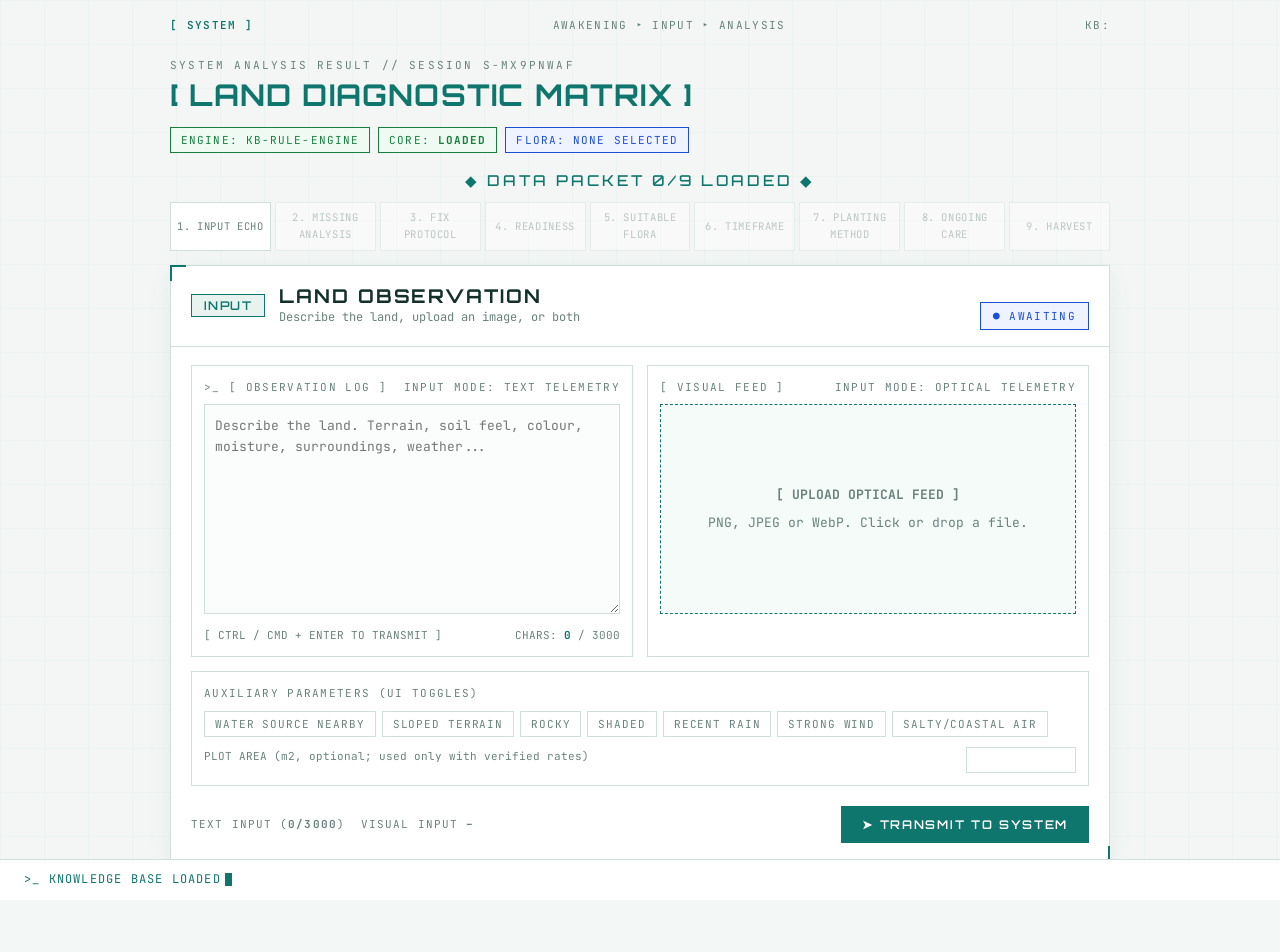
<file: index.html>
<!doctype html>
<html lang="en"><head><meta charset="utf-8"><meta name="viewport" content="width=device-width,initial-scale=1">
<title>TERRAFORM</title>
<link rel="preconnect" href="https://fonts.googleapis.com">
<link href="https://fonts.googleapis.com/css2?family=Orbitron:wght@500;700&family=JetBrains+Mono:wght@400;600&display=swap" rel="stylesheet">
<link rel="stylesheet" href="style.css"></head>
<body>
<div class="wrap">
  <div class="top"><div class="sys">[ SYSTEM ]</div><div class="crumb" id="crumb"></div><div class="core">KB: <b id="kbname">...</b></div></div>
  <div class="hero"><div><div class="build" id="build"></div><h1>[ LAND DIAGNOSTIC MATRIX ]</h1></div>
    <div class="chips"><span class="chip">ENGINE: KB-RULE-ENGINE</span><span class="chip">CORE: <b id="core">LOADING</b></span><span class="chip" id="flora">FLORA: NONE</span></div></div>
  <div class="packet" id="packet"></div>
  <nav id="steps"></nav>
  <main id="view"></main>
  <div class="term"><span>&gt;_</span> <span id="term">AWAITING DIRECTIVE...</span><i class="cur"></i></div>
</div>
<script src="app.js"></script>
</body></html>
</file>
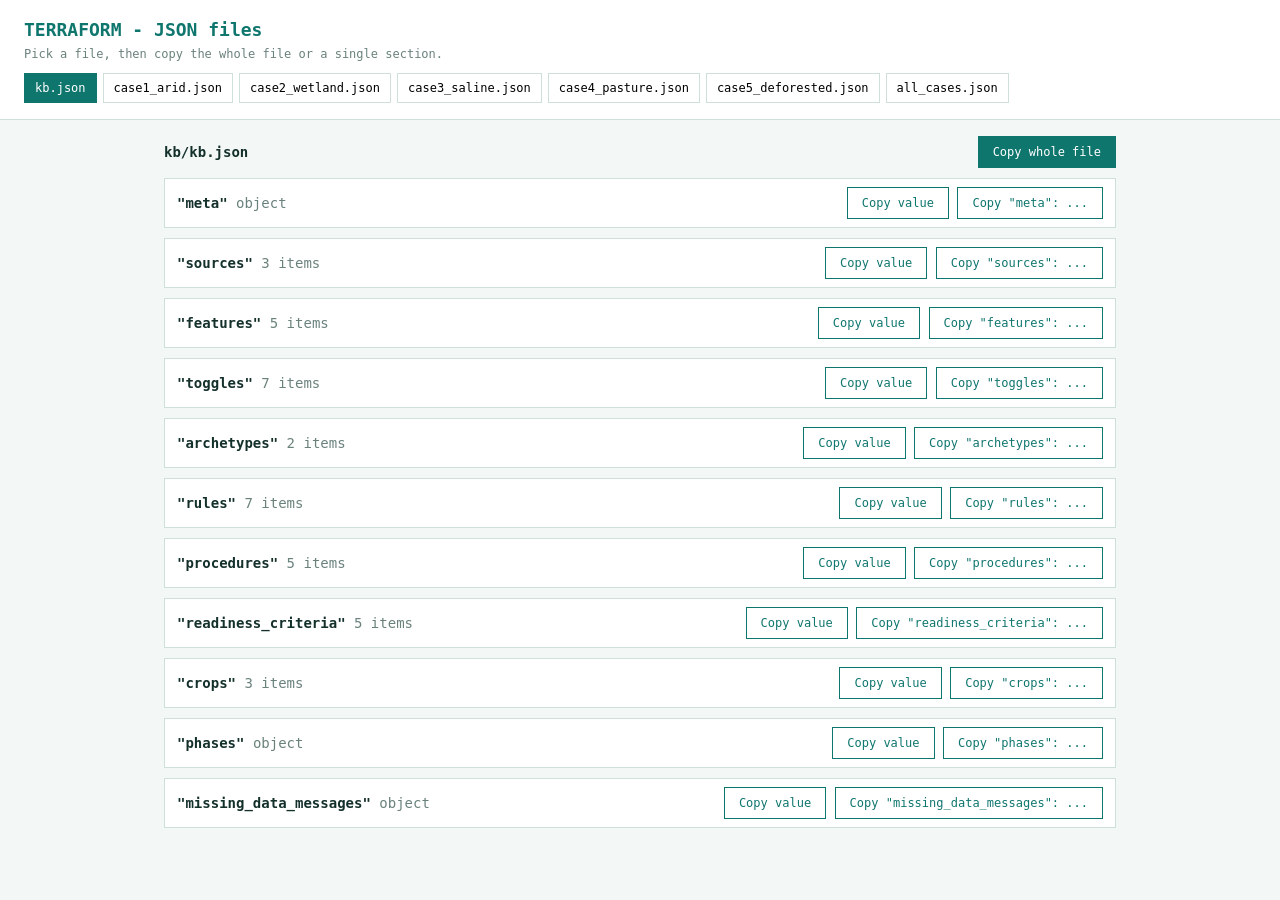
<file: json_copy.html>
<!doctype html>
<html lang="en"><head><meta charset="utf-8"><meta name="viewport" content="width=device-width,initial-scale=1"><title>TERRAFORM JSON Copy</title>
<style>
:root{--bg:#f3f7f5;--ink:#14302b;--ac:#0f766e;--line:#cfe0da;--mute:#6a827c}
*{box-sizing:border-box}body{margin:0;background:var(--bg);color:var(--ink);font:14px/1.5 ui-monospace,Menlo,monospace}
header{padding:16px 24px;background:#fff;border-bottom:1px solid var(--line);position:sticky;top:0;z-index:2}h1{margin:0;font-size:18px;color:var(--ac)}header p{margin:2px 0 0;color:var(--mute);font-size:12px}
nav{display:flex;gap:6px;flex-wrap:wrap;margin-top:10px}nav button{border:1px solid var(--line);background:#fff;padding:5px 10px;font:inherit;font-size:12px;cursor:pointer}nav .on{background:var(--ac);color:#fff;border-color:var(--ac)}
main{max-width:1000px;margin:0 auto;padding:16px 24px 60px}
.bar{display:flex;justify-content:space-between;align-items:center;gap:10px;flex-wrap:wrap;margin-bottom:10px}
.btn{border:1px solid var(--ac);background:var(--ac);color:#fff;padding:6px 14px;font:inherit;font-size:12px;cursor:pointer}.btn.alt{background:#fff;color:var(--ac)}
.sec{background:#fff;border:1px solid var(--line);margin-bottom:10px}.sec summary{cursor:pointer;padding:8px 12px;display:flex;justify-content:space-between;gap:10px;align-items:center}
pre{margin:0;padding:12px;border-top:1px solid var(--line);overflow:auto;max-height:420px;font-size:12px;background:#fafdfc}
</style></head><body>
<header><h1>TERRAFORM - JSON files</h1><p>Pick a file, then copy the whole file or a single section.</p><nav id="nav"></nav></header>
<main><div class="bar"><b id="fname"></b><button class="btn" id="all">Copy whole file</button></div><div id="out"></div></main>
<script>
const FILES=['kb.json','case1_arid.json','case2_wetland.json','case3_saline.json','case4_pasture.json','case5_deforested.json','all_cases.json'];
let cur=FILES[0];
const esc=t=>t.replace(/[&<>]/g,c=>({'&':'&amp;','<':'&lt;','>':'&gt;'}[c]));
async function copy(text,btn){try{await navigator.clipboard.writeText(text)}catch(e){const t=document.createElement('textarea');t.value=text;document.body.appendChild(t);t.select();document.execCommand('copy');t.remove()}
 const o=btn.textContent;btn.textContent='Copied!';setTimeout(()=>btn.textContent=o,1200)}
async function load(f){cur=f;
 document.getElementById('nav').innerHTML=FILES.map(x=>`<button class="${x===f?'on':''}" onclick="load('${x}')">${x}</button>`).join('');
 document.getElementById('fname').textContent='kb/'+f;
 const raw=await (await fetch('kb/'+f+'?'+Date.now())).text(), d=JSON.parse(raw);
 document.getElementById('all').onclick=e=>copy(JSON.stringify(d,null,2),e.target);
 const out=document.getElementById('out');out.innerHTML='';
 Object.entries(d).forEach(([k,v])=>{const txt=JSON.stringify({[k]:v},null,2), body=JSON.stringify(v,null,2);
  const s=document.createElement('details');s.className='sec';
  s.innerHTML=`<summary><span><b>"${k}"</b> <span style="color:var(--mute)">${Array.isArray(v)?v.length+' items':typeof v}</span></span><span><button class="btn alt" data-m="v">Copy value</button> <button class="btn alt" data-m="kv">Copy "${k}": ...</button></span></summary><pre>${esc(body)}</pre>`;
  s.querySelectorAll('button').forEach(b=>b.onclick=e=>{e.preventDefault();copy(b.dataset.m==='v'?body:txt.slice(2,-2).trim(),b)});
  out.appendChild(s)})}
load(cur);
</script></body></html>
</file>
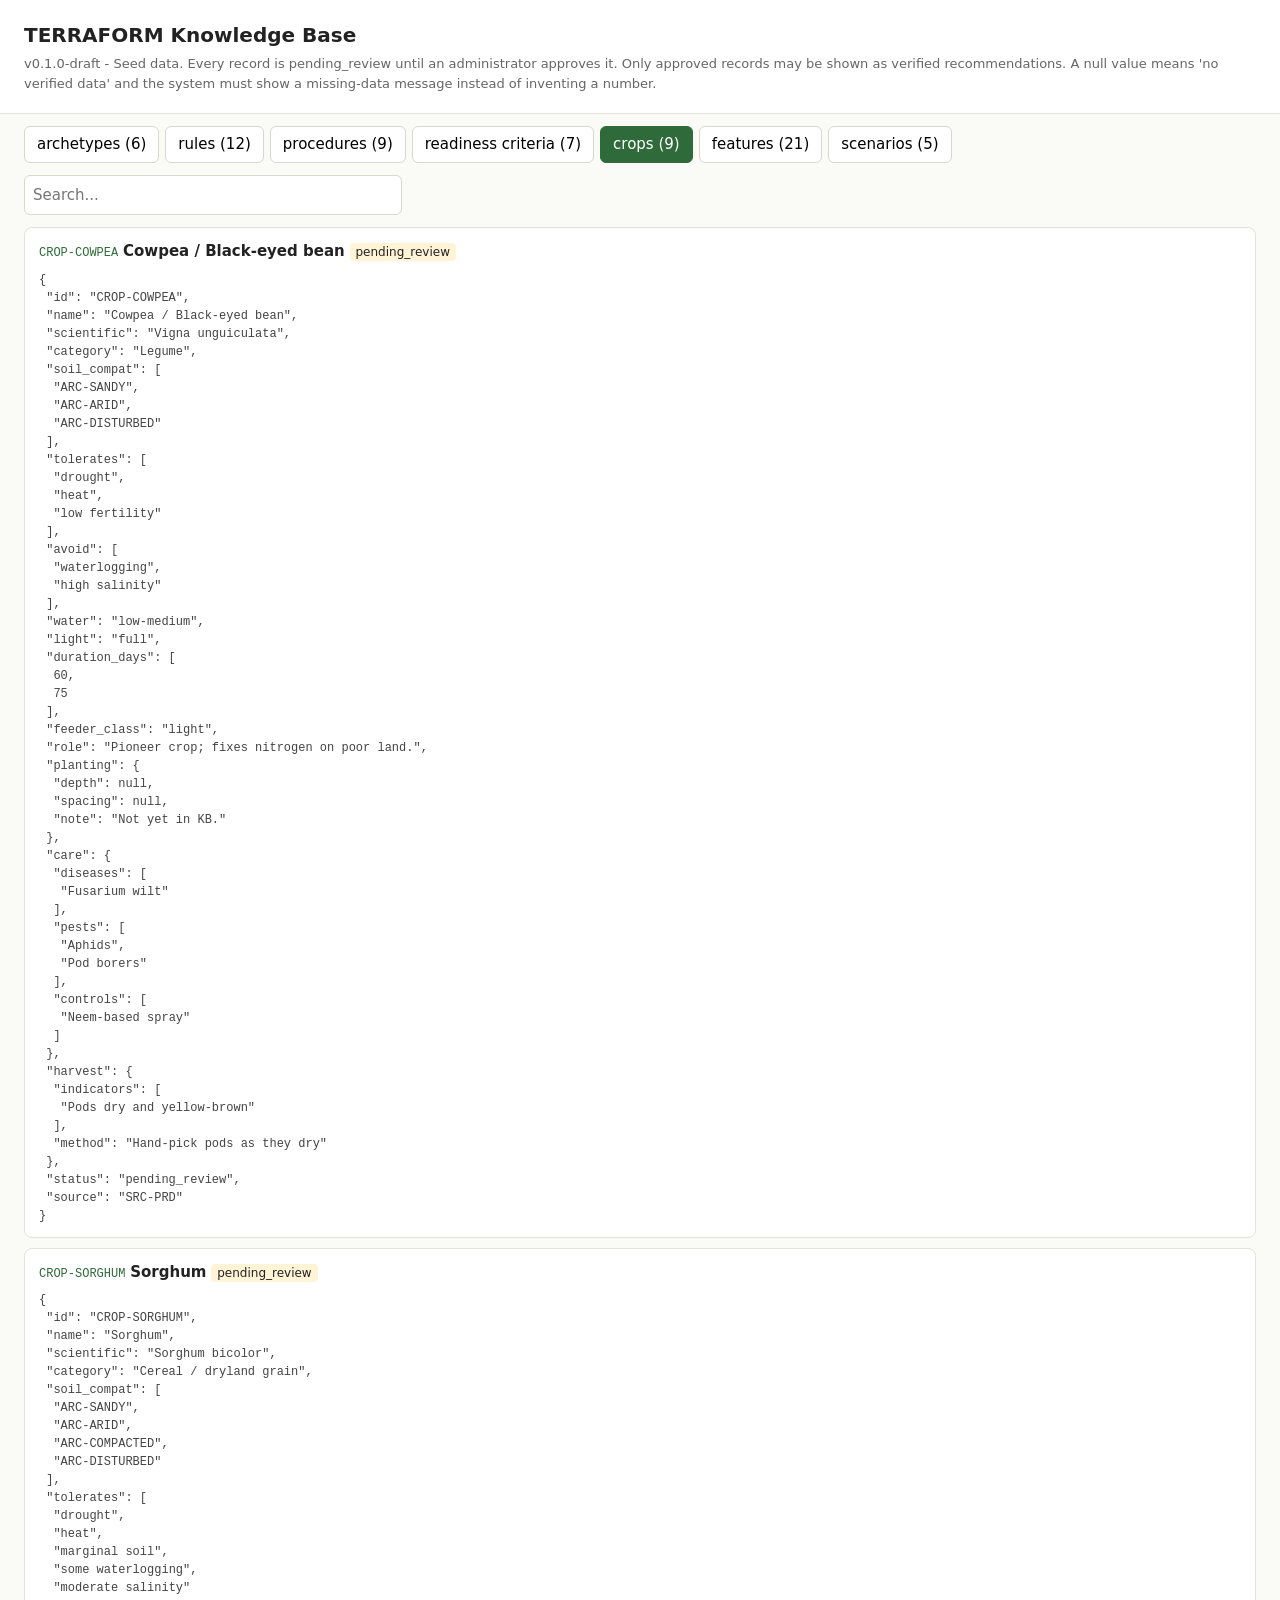
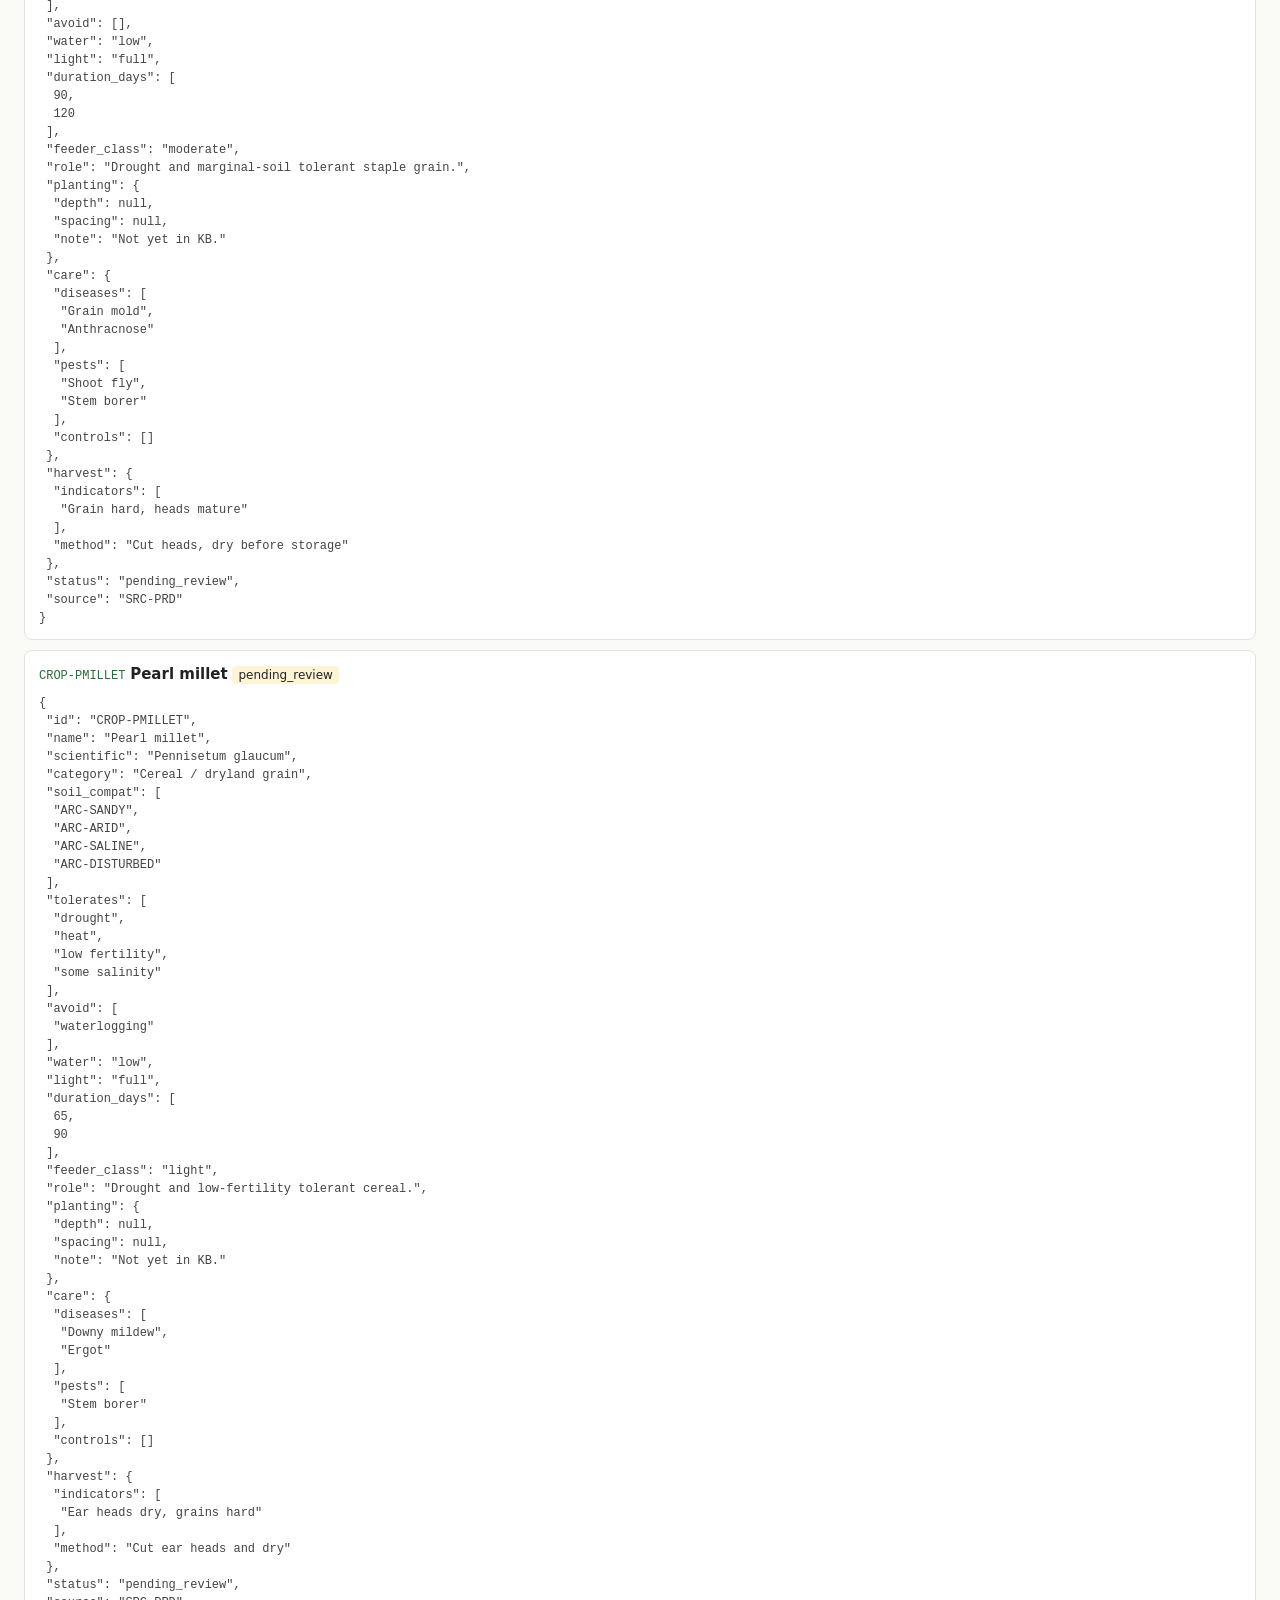
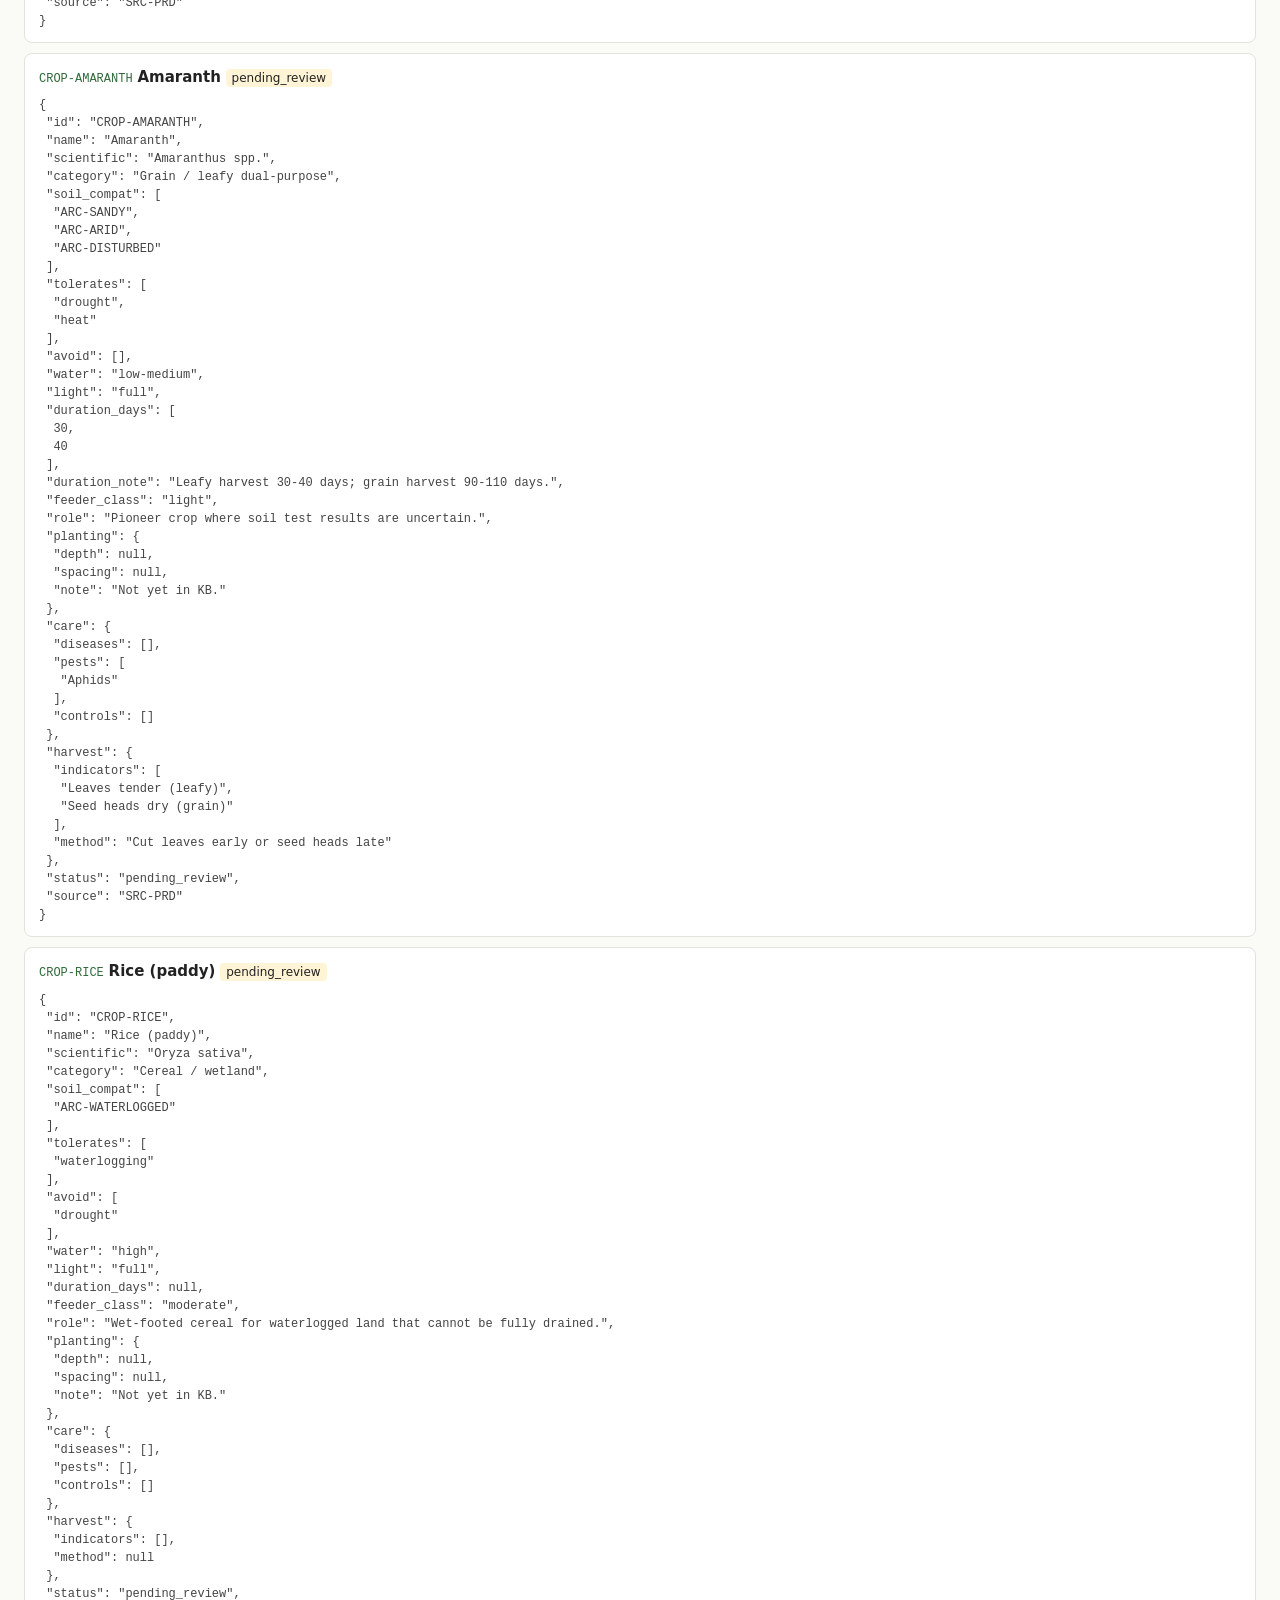
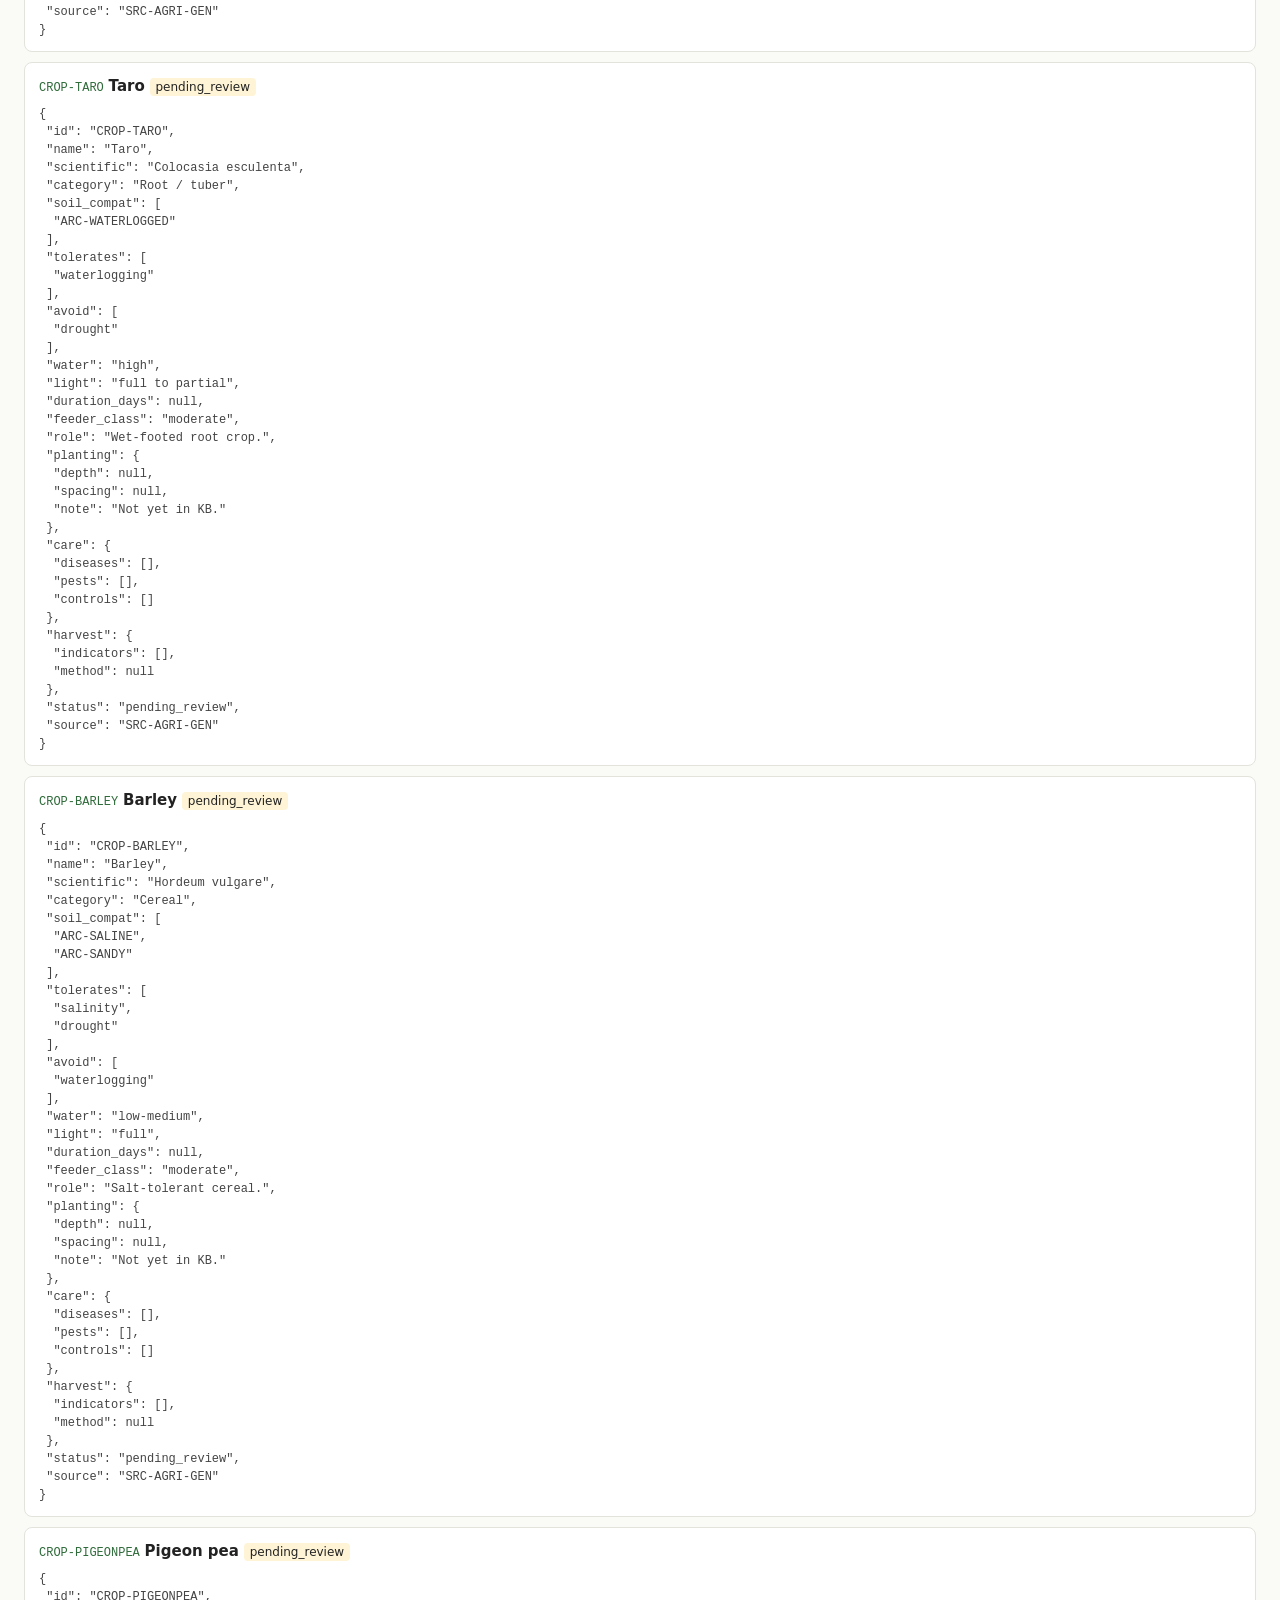
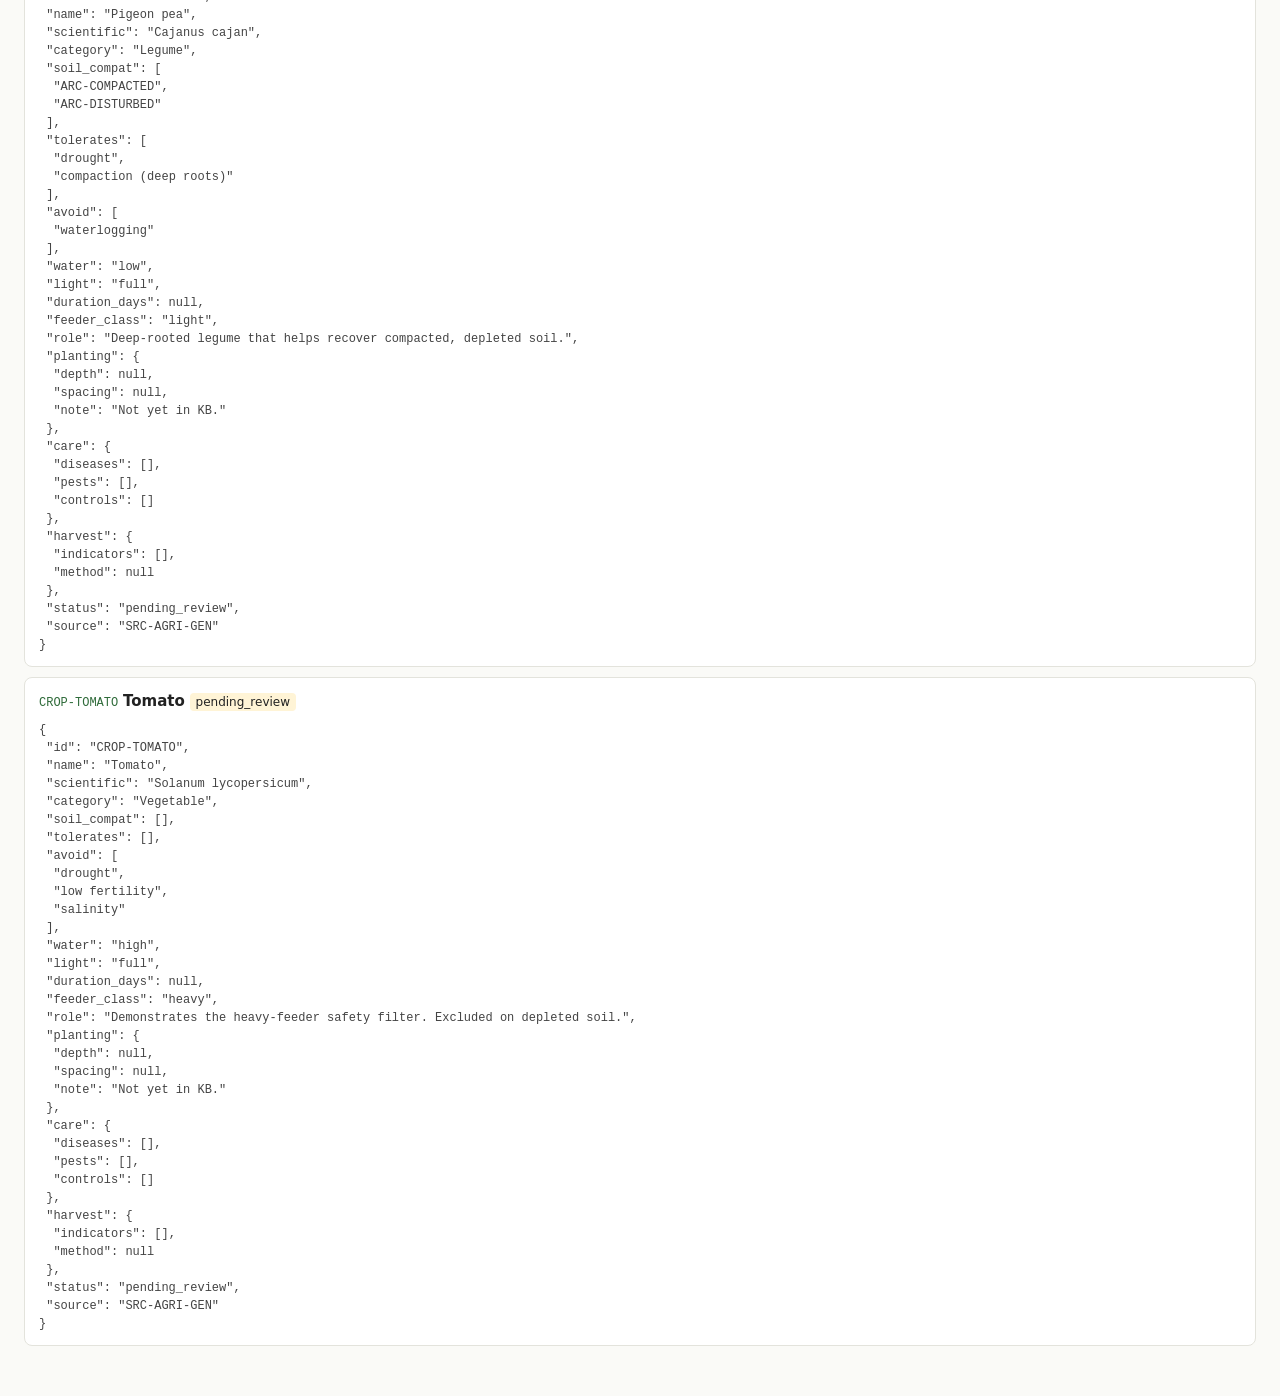
<file: kb_viewer.html>
<!doctype html><html><head><meta charset="utf-8"><meta name="viewport" content="width=device-width,initial-scale=1"><title>TERRAFORM KB</title>
<style>body{font:15px/1.5 system-ui,sans-serif;background:#fafaf7;color:#222;margin:0}header{padding:20px 24px;border-bottom:1px solid #e3e3dc;background:#fff}
h1{font-size:20px;margin:0}header p{margin:4px 0 0;color:#666;font-size:13px}nav{display:flex;gap:6px;flex-wrap:wrap;padding:12px 24px}
nav button{border:1px solid #d8d8cf;background:#fff;padding:6px 12px;border-radius:6px;cursor:pointer;font:inherit}nav button.on{background:#2f6b3a;color:#fff;border-color:#2f6b3a}
main{padding:0 24px 40px}input{width:100%;max-width:360px;padding:8px;border:1px solid #d8d8cf;border-radius:6px;margin-bottom:12px;font:inherit}
.c{background:#fff;border:1px solid #e3e3dc;border-radius:8px;padding:12px 14px;margin-bottom:10px}.c b{font-size:15px}.id{color:#2f6b3a;font:12px monospace}
.tag{display:inline-block;background:#eef3ec;border-radius:4px;padding:0 6px;font-size:12px;margin-right:4px}.p{background:#fff4d6}
pre{margin:8px 0 0;font-size:12px;white-space:pre-wrap;color:#444}</style></head><body>
<header><h1>TERRAFORM Knowledge Base</h1><p id=m></p></header><nav id=n></nav><main><input id=q placeholder="Search..."><div id=l></div></main>
<script>const KB={"meta": {"name": "TERRAFORM Knowledge Base", "kb_version": "0.1.0-draft", "updated": "2026-10-13", "note": "Seed data. Every record is pending_review until an administrator approves it. Only approved records may be shown as verified recommendations. A null value means 'no verified data' and the system must show a missing-data message instead of inventing a number.", "validation_statuses": ["approved", "pending_review", "deprecated"], "readiness_states": ["NOT_READY", "CONDITIONALLY_READY", "READY"]}, "sources": [{"id": "SRC-CASE", "title": "TERRAFORM Team Case Studies (AI Club, Sep 2026)", "type": "internal"}, {"id": "SRC-PRD", "title": "TERRAFORM PRD", "type": "internal"}, {"id": "SRC-AGRI-GEN", "title": "General agronomy references (to be cited by reviewer before approval)", "type": "pending_citation"}], "features": [{"id": "F-CRACKED", "label": "Cracked soil surface", "kind": "visual"}, {"id": "F-LOOSE-DUST", "label": "Loose soil or dust lifted by wind", "kind": "visual"}, {"id": "F-GRITTY", "label": "Gritty, loose, sandy texture", "kind": "text"}, {"id": "F-NO-VEG", "label": "No or very sparse vegetation", "kind": "visual"}, {"id": "F-STANDING-WATER", "label": "Standing water or puddles", "kind": "visual"}, {"id": "F-SOUR-SMELL", "label": "Sour or musty soil smell", "kind": "text"}, {"id": "F-YELLOW-WEEDS", "label": "Yellowing weeds with soft or rotting roots", "kind": "visual"}, {"id": "F-SLOW-DRAIN", "label": "Drains slowly, stays wet after rain", "kind": "text"}, {"id": "F-DARK-STICKY", "label": "Dark, sticky clay", "kind": "text"}, {"id": "F-SALT-CRUST", "label": "White or pale crust on surface", "kind": "visual"}, {"id": "F-SALT-SMELL", "label": "Salty air or smell", "kind": "text"}, {"id": "F-STUNTED-BROWN", "label": "Stunted, browning vegetation", "kind": "visual"}, {"id": "F-SEA-NEAR", "label": "Sea or shoreline nearby", "kind": "text"}, {"id": "F-HARD-PACKED", "label": "Hard-packed ground", "kind": "text"}, {"id": "F-SURFACE-POOLING", "label": "Water pools on surface instead of soaking in", "kind": "text"}, {"id": "F-BARE-PATCHES", "label": "Bare patches", "kind": "visual"}, {"id": "F-THIN-GRASS", "label": "Thin, patchy, grazed grass", "kind": "visual"}, {"id": "F-STUMPS", "label": "Stumps, debris or vehicle tracks", "kind": "visual"}, {"id": "F-NO-CANOPY", "label": "No canopy or shade", "kind": "visual"}, {"id": "F-HIGH-HEAT", "label": "Daytime temperatures reported above 40 C", "kind": "text"}, {"id": "F-RAIN-RARE", "label": "Rainfall rare or unreliable", "kind": "text"}], "toggles": [{"id": "T-WATER", "label": "Water Source Nearby", "sets": {"water_access": "confirmed"}}, {"id": "T-SLOPE", "label": "Sloped Terrain", "sets": {"slope": true}}, {"id": "T-ROCKY", "label": "Rocky", "sets": {"rocky": true}}, {"id": "T-SHADE", "label": "Shaded", "sets": {"shaded": true}}, {"id": "T-RAIN", "label": "Recent Rain", "sets": {"recent_rain": true}}, {"id": "T-WIND", "label": "Strong Wind", "sets": {"strong_wind": true}}, {"id": "T-SALT-AIR", "label": "Salty/Coastal Air", "sets": {"salt_air": true}}], "archetypes": [{"id": "ARC-SANDY", "name": "Sandy / Loamy Sand (Degraded)", "criteria": "Gritty, loose texture; low cohesion; rapid drainage.", "physical_profile": "Loose, particulate, low aggregate stability", "core_gaps": ["low water-holding capacity", "low organic matter", "low nutrient retention"], "typical_estimates": {"texture_class": "Sand / loamy sand", "drainage": "Excessive", "ph_range": null, "organic_matter": "Low", "cec": "Low"}, "estimate_label": "estimate, not laboratory measurement", "status": "pending_review", "source": "SRC-AGRI-GEN"}, {"id": "ARC-ARID", "name": "Arid / Drought-Stressed", "criteria": "Dry, low organic matter, poor moisture retention, unreliable rain.", "variants": ["cracked-compacted (retention dominant)", "loose-eroding (wind erosion dominant)"], "core_gaps": ["water scarcity", "wind erosion", "poor structure"], "status": "pending_review", "source": "SRC-CASE"}, {"id": "ARC-WATERLOGGED", "name": "Waterlogged / Poorly Drained", "criteria": "Standing water or slow drainage; sour smell; oxygen-starved root zone.", "variants": ["recently flooded (days)", "prolonged waterlogging", "heavy slow-draining without visible pooling"], "core_gaps": ["drainage", "root-zone oxygen", "nutrient loss", "disease risk"], "status": "pending_review", "source": "SRC-CASE"}, {"id": "ARC-SALINE", "name": "Saline / Salt-Affected", "criteria": "Salt crust or salty air, stunted browning plants, coastal context.", "variants": ["visible crust", "no crust but salty smell and stunting", "salt spray without saline soil"], "core_gaps": ["salinity", "wind exposure", "low water retention if sandy"], "status": "pending_review", "source": "SRC-CASE"}, {"id": "ARC-COMPACTED", "name": "Compacted and Depleted", "criteria": "Hard-packed ground, poor infiltration, bare or thin grazed vegetation, low organic matter.", "variants": ["uniform", "uneven wear"], "core_gaps": ["compaction", "poor infiltration", "nutrient and organic matter depletion"], "status": "pending_review", "source": "SRC-CASE"}, {"id": "ARC-DISTURBED", "name": "Disturbed, Compacted, Sun-Exposed", "criteria": "Cleared land with tracks, stumps or debris; no canopy; compacted.", "core_gaps": ["compaction", "heat and sun exposure", "no surface cover"], "status": "pending_review", "source": "SRC-CASE"}], "rules": [{"id": "R-ARID-1", "type": "diagnostic", "archetype": "ARC-ARID", "when": {"all": ["F-NO-VEG"], "any": ["F-CRACKED", "F-RAIN-RARE", "F-HIGH-HEAT"]}, "concludes": "Drought stress with poor moisture retention", "min_evidence": 2, "status": "pending_review"}, {"id": "R-ARID-2", "type": "diagnostic", "archetype": "ARC-ARID", "when": {"all": ["F-LOOSE-DUST"], "any": ["F-NO-VEG", "F-GRITTY", "F-CRACKED"]}, "concludes": "Active wind erosion in addition to dryness", "min_evidence": 2, "status": "pending_review"}, {"id": "R-SANDY-1", "type": "diagnostic", "archetype": "ARC-SANDY", "when": {"all": ["F-GRITTY"]}, "concludes": "Sandy texture. Texture is not by itself degradation; confirm low organic matter before diagnosing degradation.", "min_evidence": 1, "status": "pending_review"}, {"id": "R-WET-1", "type": "diagnostic", "archetype": "ARC-WATERLOGGED", "when": {"any": ["F-STANDING-WATER", "F-SLOW-DRAIN"], "also_any": ["F-SOUR-SMELL", "F-YELLOW-WEEDS", "F-DARK-STICKY"]}, "concludes": "Waterlogging with root-zone oxygen stress", "min_evidence": 2, "status": "pending_review"}, {"id": "R-SALINE-1", "type": "diagnostic", "archetype": "ARC-SALINE", "when": {"any": ["F-SALT-CRUST", "F-SALT-SMELL"], "also_any": ["F-STUNTED-BROWN", "F-SEA-NEAR"]}, "concludes": "Probable salinity. Salinity can only be confirmed by an EC measurement.", "min_evidence": 2, "status": "pending_review"}, {"id": "R-COMP-1", "type": "diagnostic", "archetype": "ARC-COMPACTED", "when": {"any": ["F-HARD-PACKED", "F-SURFACE-POOLING"], "also_any": ["F-BARE-PATCHES", "F-THIN-GRASS"]}, "concludes": "Compaction with depletion from overuse", "min_evidence": 2, "status": "pending_review"}, {"id": "R-DIST-1", "type": "diagnostic", "archetype": "ARC-DISTURBED", "when": {"any": ["F-STUMPS"], "also_any": ["F-NO-CANOPY", "F-HARD-PACKED"]}, "concludes": "Disturbed, compacted land with sun exposure as a separate stressor", "min_evidence": 2, "status": "pending_review"}, {"id": "R-WATER-SAFETY", "legacy_name": "R14", "type": "safety_filter", "when": {"water_access": ["unknown", "none"]}, "effect": "Restrict crops to those with water_requirement 'low' or 'low-medium'.", "configurable": true, "status": "pending_review"}, {"id": "R-HEAVY-FEEDER", "legacy_name": "R13", "type": "safety_filter", "when": {"deficiency_any": ["low organic matter", "nutrient depletion", "low nutrient retention"]}, "effect": "Exclude crops with feeder_class 'heavy' (for example tomato, cucumber).", "configurable": true, "status": "pending_review"}, {"id": "R-READINESS-GATE", "legacy_name": "R9", "type": "readiness", "effect": "Planting is blocked until the readiness criteria for the diagnosed archetype are met. A missing result counts as not passed.", "status": "pending_review"}, {"id": "R-MIXED", "type": "combination", "effect": "More than one archetype may be returned when each meets its min_evidence. Never force a single label.", "status": "pending_review"}, {"id": "R-NO-ESTIMATE-AS-FACT", "type": "integrity", "effect": "Properties inferred from text or image are labelled 'estimate'. Only user-supplied lab values may be labelled 'measured'.", "status": "pending_review"}], "procedures": [{"id": "PROC-ORG-MATTER", "name": "Compost / well-rotted manure incorporation", "applies_to": ["ARC-SANDY", "ARC-ARID", "ARC-COMPACTED", "ARC-DISTURBED"], "targets": ["low organic matter", "low water retention", "nutrient depletion"], "prerequisites": [], "materials": ["compost or well-rotted manure"], "rate": null, "unit": "kg per m2", "rate_note": "No verified rate in KB. System must show missing-data message until a reviewer adds one.", "steps": ["Spread evenly over the plot.", "Incorporate into the topsoil.", "Water lightly if water is available."], "verification": ["Crumb structure test"], "stabilization_days": null, "safety": ["Use fully rotted material only."], "phase": "A", "status": "pending_review", "source": "SRC-AGRI-GEN"}, {"id": "PROC-MULCH", "name": "Organic mulch cover", "applies_to": ["ARC-SANDY", "ARC-ARID", "ARC-SALINE", "ARC-DISTURBED"], "targets": ["moisture loss", "surface protection", "wind erosion"], "prerequisites": [], "materials": ["straw, dry grass or crop residue"], "rate": null, "unit": "cm depth", "steps": ["Apply after amendments are incorporated.", "Keep mulch in place against wind (anchor or wet down)."], "verification": ["Soil under mulch stays visibly moist"], "stabilization_days": null, "phase": "A", "status": "pending_review", "source": "SRC-AGRI-GEN"}, {"id": "PROC-BIOCHAR", "name": "Biochar incorporation", "applies_to": ["ARC-SANDY"], "targets": ["low nutrient retention", "low water retention"], "prerequisites": ["PROC-ORG-MATTER"], "materials": ["biochar, pre-charged with compost"], "rate": null, "unit": null, "steps": ["Mix with compost before applying."], "verification": [], "stabilization_days": null, "phase": "B", "status": "pending_review", "source": "SRC-AGRI-GEN"}, {"id": "PROC-WINDBREAK", "name": "Windbreak and ground cover", "applies_to": ["ARC-ARID", "ARC-SALINE", "ARC-SANDY"], "targets": ["wind erosion", "wind damage"], "prerequisites": [], "materials": ["tall hardy plants, brush or woven barriers"], "rate": null, "unit": null, "steps": ["Place barriers across the prevailing wind direction.", "Cover bare patches before planting."], "verification": ["Visible dust movement reduced"], "stabilization_days": null, "phase": "A", "status": "pending_review", "source": "SRC-CASE"}, {"id": "PROC-DRAINAGE", "name": "Drainage correction", "applies_to": ["ARC-WATERLOGGED"], "targets": ["standing water", "slow drainage"], "prerequisites": [], "materials": ["channels or drains, raised beds"], "rate": null, "unit": null, "steps": ["Dig channels from low patches toward an outlet.", "Do not plant until surface water is gone.", "Let soil dry until it crumbles rather than smears."], "verification": ["No standing water", "Infiltration check", "Crumb test"], "stabilization_days": null, "phase": "A", "status": "pending_review", "source": "SRC-CASE"}, {"id": "PROC-LEACH", "name": "Salinity leaching", "applies_to": ["ARC-SALINE"], "targets": ["salinity"], "prerequisites": ["Confirmed low-salt water source", "Confirmed drainage out of the root zone"], "materials": ["low-salt water"], "rate": null, "unit": "mm of water", "rate_note": "Depends on measured EC. Do not recommend without an EC reading and a water-source check.", "steps": ["Flush with low-salt water only if water and drainage are confirmed."], "verification": ["EC measurement or crust gone"], "stabilization_days": null, "safety": ["Leaching without drainage raises the water table and brings salt back up."], "phase": "A", "status": "pending_review", "source": "SRC-AGRI-GEN"}, {"id": "PROC-DECOMPACT", "name": "Decompaction and aeration", "applies_to": ["ARC-COMPACTED", "ARC-DISTURBED"], "targets": ["compaction", "poor infiltration"], "prerequisites": ["Soil not saturated"], "materials": ["fork, broadfork or subsoiler"], "rate": null, "unit": null, "steps": ["Loosen the soil when moderately moist, not wet.", "Follow immediately with organic matter."], "verification": ["Infiltration check"], "stabilization_days": null, "phase": "A", "status": "pending_review", "source": "SRC-CASE"}, {"id": "PROC-COVER-CROP", "name": "Cover crop / green manure", "applies_to": ["ARC-COMPACTED", "ARC-DISTURBED", "ARC-ARID", "ARC-SANDY"], "targets": ["nutrient depletion", "bare soil", "organic matter"], "prerequisites": ["PROC-DECOMPACT or PROC-ORG-MATTER where relevant"], "materials": ["legume cover crop seed"], "rate": null, "unit": null, "steps": ["Sow, grow, then cut and leave or dig in."], "verification": ["Soil cover established"], "stabilization_days": null, "phase": "B", "status": "pending_review", "source": "SRC-AGRI-GEN"}, {"id": "PROC-SHADE", "name": "Temporary shade or surface protection", "applies_to": ["ARC-DISTURBED", "ARC-ARID"], "targets": ["heat exposure"], "prerequisites": [], "materials": ["shade cloth, mulch or nurse plants"], "rate": null, "unit": null, "steps": ["Protect seedlings during establishment."], "verification": [], "stabilization_days": null, "phase": "B", "status": "pending_review", "source": "SRC-CASE"}], "readiness_criteria": [{"id": "RC-CRUMB", "name": "Crumb structure test", "applies_to": ["ARC-SANDY", "ARC-ARID", "ARC-COMPACTED", "ARC-DISTURBED", "ARC-WATERLOGGED"], "check": "A handful of soil holds together and breaks into crumbs rather than falling apart as dust or smearing as paste.", "mandatory": true, "if_failed": "Add organic matter or let soil dry, then repeat."}, {"id": "RC-INFIL", "name": "Infiltration check", "applies_to": ["ARC-WATERLOGGED", "ARC-COMPACTED", "ARC-DISTURBED"], "check": "Water poured on the surface soaks in without pooling.", "mandatory": true, "if_failed": "Repeat drainage or decompaction."}, {"id": "RC-NOPOOL", "name": "No standing water", "applies_to": ["ARC-WATERLOGGED"], "check": "No standing puddles on the plot.", "mandatory": true, "if_failed": "Continue drainage correction."}, {"id": "RC-MOIST", "name": "Moisture retention", "applies_to": ["ARC-SANDY", "ARC-ARID"], "check": "Soil stays damp below the surface after watering.", "mandatory": true, "if_failed": "Add organic matter and mulch."}, {"id": "RC-DUST", "name": "Surface stability", "applies_to": ["ARC-ARID", "ARC-SANDY", "ARC-SALINE"], "check": "Wind no longer lifts loose soil from the surface.", "mandatory": true, "if_failed": "Add windbreak or ground cover."}, {"id": "RC-SALT", "name": "Salt crust cleared", "applies_to": ["ARC-SALINE"], "check": "No visible crust and a measured EC reading is available.", "mandatory": true, "if_failed": "Provide an EC reading or continue salinity management."}, {"id": "RC-STAB", "name": "Stabilization window", "applies_to": ["ARC-SANDY", "ARC-ARID", "ARC-COMPACTED", "ARC-DISTURBED"], "check": "Required waiting time after amendments has passed.", "mandatory": true, "window_days": null, "if_failed": "Window length not in KB. Ask administrator to add it."}], "crops": [{"id": "CROP-COWPEA", "name": "Cowpea / Black-eyed bean", "scientific": "Vigna unguiculata", "category": "Legume", "soil_compat": ["ARC-SANDY", "ARC-ARID", "ARC-DISTURBED"], "tolerates": ["drought", "heat", "low fertility"], "avoid": ["waterlogging", "high salinity"], "water": "low-medium", "light": "full", "duration_days": [60, 75], "feeder_class": "light", "role": "Pioneer crop; fixes nitrogen on poor land.", "planting": {"depth": null, "spacing": null, "note": "Not yet in KB."}, "care": {"diseases": ["Fusarium wilt"], "pests": ["Aphids", "Pod borers"], "controls": ["Neem-based spray"]}, "harvest": {"indicators": ["Pods dry and yellow-brown"], "method": "Hand-pick pods as they dry"}, "status": "pending_review", "source": "SRC-PRD"}, {"id": "CROP-SORGHUM", "name": "Sorghum", "scientific": "Sorghum bicolor", "category": "Cereal / dryland grain", "soil_compat": ["ARC-SANDY", "ARC-ARID", "ARC-COMPACTED", "ARC-DISTURBED"], "tolerates": ["drought", "heat", "marginal soil", "some waterlogging", "moderate salinity"], "avoid": [], "water": "low", "light": "full", "duration_days": [90, 120], "feeder_class": "moderate", "role": "Drought and marginal-soil tolerant staple grain.", "planting": {"depth": null, "spacing": null, "note": "Not yet in KB."}, "care": {"diseases": ["Grain mold", "Anthracnose"], "pests": ["Shoot fly", "Stem borer"], "controls": []}, "harvest": {"indicators": ["Grain hard, heads mature"], "method": "Cut heads, dry before storage"}, "status": "pending_review", "source": "SRC-PRD"}, {"id": "CROP-PMILLET", "name": "Pearl millet", "scientific": "Pennisetum glaucum", "category": "Cereal / dryland grain", "soil_compat": ["ARC-SANDY", "ARC-ARID", "ARC-SALINE", "ARC-DISTURBED"], "tolerates": ["drought", "heat", "low fertility", "some salinity"], "avoid": ["waterlogging"], "water": "low", "light": "full", "duration_days": [65, 90], "feeder_class": "light", "role": "Drought and low-fertility tolerant cereal.", "planting": {"depth": null, "spacing": null, "note": "Not yet in KB."}, "care": {"diseases": ["Downy mildew", "Ergot"], "pests": ["Stem borer"], "controls": []}, "harvest": {"indicators": ["Ear heads dry, grains hard"], "method": "Cut ear heads and dry"}, "status": "pending_review", "source": "SRC-PRD"}, {"id": "CROP-AMARANTH", "name": "Amaranth", "scientific": "Amaranthus spp.", "category": "Grain / leafy dual-purpose", "soil_compat": ["ARC-SANDY", "ARC-ARID", "ARC-DISTURBED"], "tolerates": ["drought", "heat"], "avoid": [], "water": "low-medium", "light": "full", "duration_days": [30, 40], "duration_note": "Leafy harvest 30-40 days; grain harvest 90-110 days.", "feeder_class": "light", "role": "Pioneer crop where soil test results are uncertain.", "planting": {"depth": null, "spacing": null, "note": "Not yet in KB."}, "care": {"diseases": [], "pests": ["Aphids"], "controls": []}, "harvest": {"indicators": ["Leaves tender (leafy)", "Seed heads dry (grain)"], "method": "Cut leaves early or seed heads late"}, "status": "pending_review", "source": "SRC-PRD"}, {"id": "CROP-RICE", "name": "Rice (paddy)", "scientific": "Oryza sativa", "category": "Cereal / wetland", "soil_compat": ["ARC-WATERLOGGED"], "tolerates": ["waterlogging"], "avoid": ["drought"], "water": "high", "light": "full", "duration_days": null, "feeder_class": "moderate", "role": "Wet-footed cereal for waterlogged land that cannot be fully drained.", "planting": {"depth": null, "spacing": null, "note": "Not yet in KB."}, "care": {"diseases": [], "pests": [], "controls": []}, "harvest": {"indicators": [], "method": null}, "status": "pending_review", "source": "SRC-AGRI-GEN"}, {"id": "CROP-TARO", "name": "Taro", "scientific": "Colocasia esculenta", "category": "Root / tuber", "soil_compat": ["ARC-WATERLOGGED"], "tolerates": ["waterlogging"], "avoid": ["drought"], "water": "high", "light": "full to partial", "duration_days": null, "feeder_class": "moderate", "role": "Wet-footed root crop.", "planting": {"depth": null, "spacing": null, "note": "Not yet in KB."}, "care": {"diseases": [], "pests": [], "controls": []}, "harvest": {"indicators": [], "method": null}, "status": "pending_review", "source": "SRC-AGRI-GEN"}, {"id": "CROP-BARLEY", "name": "Barley", "scientific": "Hordeum vulgare", "category": "Cereal", "soil_compat": ["ARC-SALINE", "ARC-SANDY"], "tolerates": ["salinity", "drought"], "avoid": ["waterlogging"], "water": "low-medium", "light": "full", "duration_days": null, "feeder_class": "moderate", "role": "Salt-tolerant cereal.", "planting": {"depth": null, "spacing": null, "note": "Not yet in KB."}, "care": {"diseases": [], "pests": [], "controls": []}, "harvest": {"indicators": [], "method": null}, "status": "pending_review", "source": "SRC-AGRI-GEN"}, {"id": "CROP-PIGEONPEA", "name": "Pigeon pea", "scientific": "Cajanus cajan", "category": "Legume", "soil_compat": ["ARC-COMPACTED", "ARC-DISTURBED"], "tolerates": ["drought", "compaction (deep roots)"], "avoid": ["waterlogging"], "water": "low", "light": "full", "duration_days": null, "feeder_class": "light", "role": "Deep-rooted legume that helps recover compacted, depleted soil.", "planting": {"depth": null, "spacing": null, "note": "Not yet in KB."}, "care": {"diseases": [], "pests": [], "controls": []}, "harvest": {"indicators": [], "method": null}, "status": "pending_review", "source": "SRC-AGRI-GEN"}, {"id": "CROP-TOMATO", "name": "Tomato", "scientific": "Solanum lycopersicum", "category": "Vegetable", "soil_compat": [], "tolerates": [], "avoid": ["drought", "low fertility", "salinity"], "water": "high", "light": "full", "duration_days": null, "feeder_class": "heavy", "role": "Demonstrates the heavy-feeder safety filter. Excluded on depleted soil.", "planting": {"depth": null, "spacing": null, "note": "Not yet in KB."}, "care": {"diseases": [], "pests": [], "controls": []}, "harvest": {"indicators": [], "method": null}, "status": "pending_review", "source": "SRC-AGRI-GEN"}], "phases": {"journey": [{"id": "P1", "name": "Germination"}, {"id": "P2", "name": "Vegetative Growth"}, {"id": "P3", "name": "Reproductive & Canopy Development"}, {"id": "P4", "name": "Pre-Harvest"}], "note": "Crop-specific durations come from each crop record. If duration_days is null, the Timeframe step must say the data is unavailable."}, "missing_data_messages": {"no_rate": "The Knowledge Base has no verified application rate for this treatment. No quantity will be suggested.", "no_crop_duration": "The Knowledge Base has no verified growing duration for this crop.", "no_planting_spec": "The Knowledge Base has no verified planting depth or spacing for this crop.", "no_readiness_window": "The Knowledge Base has no verified stabilization window for this condition.", "low_evidence": "Not enough evidence to classify this land. Please add a description, image or measurement."}, "scenarios": [{"id": "SC-1", "name": "Arid Wasteland", "expect_archetypes": ["ARC-ARID", "ARC-SANDY"], "expect_features": ["F-CRACKED", "F-LOOSE-DUST", "F-NO-VEG", "F-HIGH-HEAT", "F-RAIN-RARE"]}, {"id": "SC-2", "name": "Flood-Damaged Wetland", "expect_archetypes": ["ARC-WATERLOGGED"], "expect_features": ["F-DARK-STICKY", "F-STANDING-WATER", "F-SOUR-SMELL", "F-YELLOW-WEEDS", "F-SLOW-DRAIN"]}, {"id": "SC-3", "name": "Coastal Saline Land", "expect_archetypes": ["ARC-SALINE", "ARC-SANDY"], "expect_features": ["F-GRITTY", "F-SALT-CRUST", "F-SALT-SMELL", "F-STUNTED-BROWN", "F-SEA-NEAR"]}, {"id": "SC-4", "name": "Overgrazed Pastureland", "expect_archetypes": ["ARC-COMPACTED"], "expect_features": ["F-HARD-PACKED", "F-SURFACE-POOLING", "F-BARE-PATCHES", "F-THIN-GRASS"]}, {"id": "SC-5", "name": "Post-Deforestation Cleared Land", "expect_archetypes": ["ARC-DISTURBED"], "expect_features": ["F-STUMPS", "F-NO-CANOPY", "F-HARD-PACKED"]}]};const keys=['archetypes','rules','procedures','readiness_criteria','crops','features','scenarios'];let cur='crops';
m.textContent='v'+KB.meta.kb_version+' - '+KB.meta.note;
function r(){n.innerHTML=keys.map(k=>`<button class="${k==cur?'on':''}" onclick="cur='${k}';r()">${k.replace('_',' ')} (${KB[k].length})</button>`).join('');
const s=q.value.toLowerCase();l.innerHTML=KB[cur].filter(x=>JSON.stringify(x).toLowerCase().includes(s)).map(x=>`<div class=c><span class=id>${x.id}</span> <b>${x.name||x.label||''}</b>
${x.status?`<span class="tag ${x.status!='approved'?'p':''}">${x.status}</span>`:''}<pre>${JSON.stringify(x,null,1).replace(/</g,'&lt;')}</pre></div>`).join('')}
q.oninput=r;r()</script></body></html>
</file>
<file: style.css>
:root{--bg:#f3f7f5;--panel:#fff;--ink:#14302b;--mute:#6a827c;--ac:#0f766e;--ac2:#1d4ed8;--ok:#15803d;--line:#cfe0da;--soft:#e8f3ef;--warn:#fff3cd;--warnl:#e0b84a;--bad:#fde8e5;--badl:#c0392b}
*{box-sizing:border-box}
body{margin:0;background:var(--bg);color:var(--ink);font:13px/1.65 'JetBrains Mono',ui-monospace,monospace;
 background-image:linear-gradient(var(--line) 1px,transparent 1px),linear-gradient(90deg,var(--line) 1px,transparent 1px);background-size:44px 44px;background-attachment:fixed}
body:before{content:"";position:fixed;inset:0;background:rgba(243,247,245,.82);z-index:-1}
.wrap{max-width:980px;margin:0 auto;padding:16px 20px 90px}
.top{display:flex;justify-content:space-between;gap:10px;font-size:11px;color:var(--mute);letter-spacing:.12em}.sys{color:var(--ac);font-weight:600}.core b{color:var(--ok)}
.hero{display:flex;justify-content:space-between;align-items:flex-end;gap:14px;flex-wrap:wrap;margin:22px 0 10px}
h1{font:700 30px/1.15 Orbitron,sans-serif;color:var(--ac);margin:4px 0 0;letter-spacing:.04em}.build{font-size:11px;letter-spacing:.2em;color:var(--mute)}
.chips{display:flex;gap:8px;flex-wrap:wrap}.chip{border:1px solid var(--ok);color:var(--ok);background:#effaf2;padding:3px 10px;font-size:11px;letter-spacing:.1em}.chip:last-child{border-color:var(--ac2);color:var(--ac2);background:#eef3ff}
.packet{text-align:center;font:500 15px Orbitron,sans-serif;letter-spacing:.2em;color:var(--ac);margin:18px 0 12px}
nav{display:flex;gap:4px;overflow-x:auto;margin-bottom:14px}
nav button{flex:1;min-width:92px;border:1px solid var(--line);background:#fff;color:var(--mute);padding:6px 4px;font:inherit;font-size:10.5px;letter-spacing:.06em;cursor:pointer;text-transform:uppercase}
nav .on{background:var(--ac);color:#fff;border-color:var(--ac)}nav .dn{color:var(--ok);border-color:#a8d5b5;background:#effaf2}nav .lk{opacity:.4;cursor:not-allowed}
.panel{background:var(--panel);border:1px solid var(--line);position:relative;box-shadow:0 6px 24px rgba(15,118,110,.07);animation:in .35s ease}
.panel:before,.panel:after{content:"";position:absolute;width:14px;height:14px;border:2px solid var(--ac)}.panel:before{top:-1px;left:-1px;border-right:0;border-bottom:0}.panel:after{bottom:-1px;right:-1px;border-left:0;border-top:0}
@keyframes in{from{opacity:0;transform:translateY(8px)}to{opacity:1;transform:none}}
.ph{display:flex;align-items:center;gap:14px;padding:16px 20px;border-bottom:1px solid var(--line)}
.stag{border:1px solid var(--ac);background:var(--soft);color:var(--ac);padding:3px 12px;font:600 12px Orbitron;letter-spacing:.12em;white-space:nowrap}
.ph h2{margin:0;font:700 19px Orbitron;letter-spacing:.1em}.sub{color:var(--mute);font-size:12px}.ph>div:nth-child(2){flex:1}
.badge{font-size:11px;letter-spacing:.12em;padding:4px 12px;border:1px solid}.badge.ok{color:var(--ok);border-color:var(--ok);background:#effaf2}.badge.act{color:var(--ac2);border-color:var(--ac2);background:#eef3ff}.badge.bad{color:var(--badl);border-color:var(--badl);background:var(--bad)}
.pb{padding:18px 20px}.pb h3{font:600 12px Orbitron;letter-spacing:.14em;color:var(--ac);margin:18px 0 8px}.pb h3:first-child{margin-top:0}
.dir{margin:0 0 10px;color:var(--ink)}.dir b{color:var(--ac)}
.tiles{display:grid;grid-template-columns:repeat(auto-fit,minmax(220px,1fr));gap:10px;margin:14px 0}
.tile{border:1px solid var(--line);background:#fafdfc;padding:8px 12px}.tile small{display:block;font-size:10px;letter-spacing:.14em;color:var(--mute);text-transform:uppercase}.tile b{color:var(--ac);text-transform:uppercase;font-size:12.5px}
.ln{border:1px solid var(--line);border-left:3px solid var(--ac);background:#f8fcfb;padding:7px 12px;margin:6px 0;font-size:12.5px}.ln i{font-style:normal;color:var(--ac);font-weight:600}
.ln.w{border-left-color:var(--warnl);background:var(--warn)}.ln.e{border-left-color:var(--badl);background:var(--bad)}.ln.o{border-left-color:var(--ok);background:#effaf2}
.est{font-size:10px;border:1px solid var(--warnl);background:var(--warn);padding:0 5px;margin-left:4px}.unv{font-size:10px;border:1px solid var(--line);background:#fff;color:var(--mute);padding:0 5px;margin-left:4px}
.two{display:grid;grid-template-columns:1fr 1fr;gap:14px}@media(max-width:760px){.two{grid-template-columns:1fr}.ph{flex-wrap:wrap}h1{font-size:22px}}
.box{border:1px solid var(--line);padding:12px;background:#fff}.box h3{margin-top:0!important}.hd{display:flex;justify-content:space-between;font-size:11px;letter-spacing:.12em;color:var(--mute);margin-bottom:8px}
textarea{width:100%;min-height:210px;border:1px solid var(--line);padding:10px;font:inherit;background:#fafdfc;color:var(--ink);resize:vertical}textarea:focus{outline:2px solid var(--soft);border-color:var(--ac)}
.cnt{display:flex;justify-content:space-between;font-size:11px;color:var(--mute);margin-top:6px}.cnt b{color:var(--ac)}
.drop{border:1.5px dashed var(--ac);background:#f5fbf9;min-height:210px;display:flex;flex-direction:column;align-items:center;justify-content:center;gap:6px;cursor:pointer;text-align:center;color:var(--mute);padding:12px}.drop:hover,.drop.hv{background:var(--soft)}
.drop img{max-width:100%;max-height:200px;border:1px solid var(--line)}
.meta{display:flex;justify-content:space-between;flex-wrap:wrap;font-size:11px;color:var(--mute);margin-top:8px}
.tg{display:flex;flex-wrap:wrap;gap:6px}.tg button,.tg label{border:1px solid var(--line);background:#fff;color:var(--mute);padding:3px 10px;font:inherit;font-size:11px;letter-spacing:.08em;text-transform:uppercase;cursor:pointer}
.tg .sel{background:var(--ac);color:#fff;border-color:var(--ac)}
.btn{border:1px solid var(--ac);background:var(--ac);color:#fff;padding:10px 20px;font:600 12px Orbitron;letter-spacing:.14em;cursor:pointer;transition:.15s}.btn:hover:not(:disabled){background:#0b5d56;transform:translateY(-1px)}.btn.alt{background:#fff;color:var(--ac)}.btn:disabled{opacity:.35;cursor:not-allowed}.btn.sm{padding:5px 12px;font-size:10.5px}
.act{display:flex;justify-content:space-between;align-items:center;gap:10px;margin-top:20px;flex-wrap:wrap}
.status{display:flex;gap:16px;font-size:11px;color:var(--mute);letter-spacing:.1em}.status b{color:var(--ok)}.status b.no{color:var(--mute)}
.load{padding:34px 24px}.load .lines{min-height:120px;color:var(--ac);font-size:12.5px}.load .lines div{animation:in .25s}.load .lines div:before{content:"\2713 ";color:var(--ok)}
.bar{height:6px;background:var(--soft);margin-top:14px;overflow:hidden}.bar i{display:block;height:100%;background:linear-gradient(90deg,var(--ac),var(--ac2));transition:width .35s}
.scan{position:absolute;left:0;right:0;height:2px;background:linear-gradient(90deg,transparent,var(--ac),transparent);opacity:.5;animation:sc 2.4s linear infinite}@keyframes sc{from{top:0}to{top:100%}}
.crop{border:1px solid var(--line);padding:12px 14px;margin:8px 0;background:#fff}.crop.sel{border-color:var(--ac);box-shadow:0 0 0 3px var(--soft)}.crop h4{margin:0 0 2px;font:600 14px Orbitron;letter-spacing:.06em}
.seg{display:inline-flex}.seg button{border:1px solid var(--line);background:#fff;padding:3px 12px;font:inherit;font-size:11px;cursor:pointer;color:var(--mute)}.seg .p.sel{background:var(--ok);color:#fff;border-color:var(--ok)}.seg .f.sel{background:var(--badl);color:#fff;border-color:var(--badl)}
.row{display:flex;justify-content:space-between;align-items:center;gap:10px;flex-wrap:wrap}
.tl{display:flex;gap:0;margin:10px 0}.tl div{flex:1;border:1px solid var(--line);padding:8px;font-size:11px;background:#fafdfc;position:relative}.tl div+div{border-left:0}.tl b{display:block;color:var(--ac);font-size:10px;letter-spacing:.1em}
.term{position:fixed;left:0;right:0;bottom:0;background:#fff;border-top:1px solid var(--line);padding:10px 24px;font-size:12px;color:var(--ac);letter-spacing:.1em;z-index:5}
.cur{display:inline-block;width:7px;height:13px;background:var(--ac);margin-left:4px;vertical-align:middle;animation:bl 1s steps(2) infinite}@keyframes bl{50%{opacity:0}}
details{border:1px solid var(--line);padding:8px 12px;margin-top:14px;background:#fff}summary{cursor:pointer;color:var(--mute);letter-spacing:.1em;font-size:11px}pre{white-space:pre-wrap;font-size:11px;color:var(--mute)}

#kbsel{font:inherit;font-size:11px;border:1px solid var(--line);background:#fff;color:var(--ac);padding:2px 6px}#kbname{display:none}
</file>
